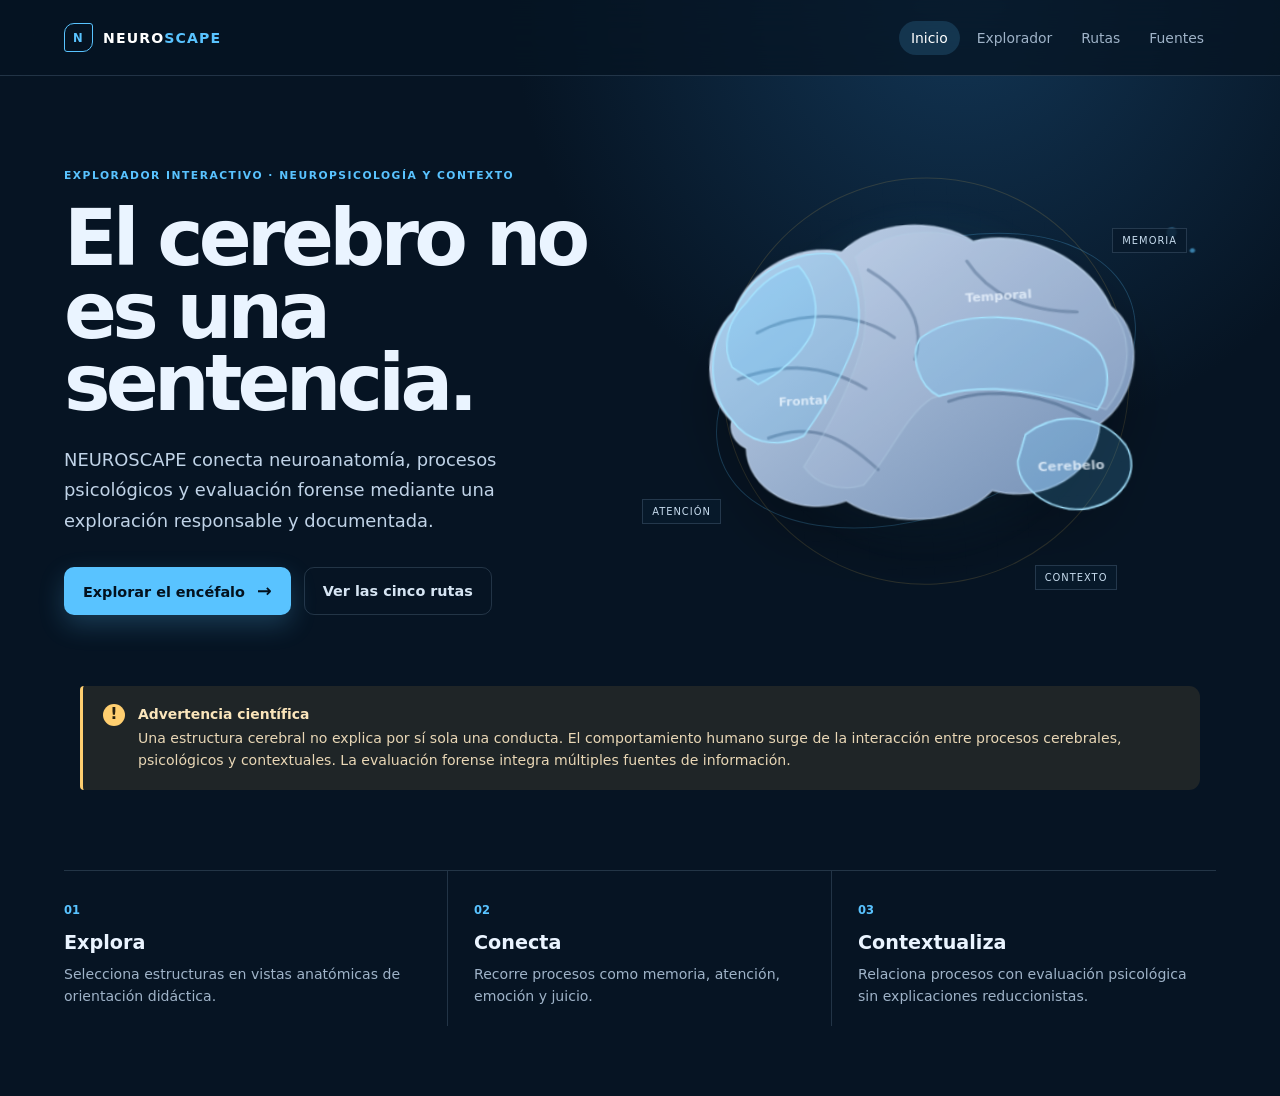
<file: index.html>
<!doctype html>
<html lang="es">
  <head>
    <meta charset="utf-8" />
    <meta name="viewport" content="width=device-width, initial-scale=1" />
    <meta name="theme-color" content="#071827" />
    <meta name="description" content="NEUROSCAPE: explorador neuropsicológico interactivo." />
    <title>NEUROSCAPE — Explorador neuropsicológico</title>
    <link rel="stylesheet" href="css/style.css" />
  </head>
  <body>
    <noscript>NEUROSCAPE necesita JavaScript para mostrar el explorador.</noscript>
    <div id="app" class="app-shell" aria-live="polite"></div>
    <script type="importmap">
      {
        "imports": {
          "three": "./vendor/three/three.module.js",
          "three/addons/": "./vendor/three/addons/"
        }
      }
    </script>
    <script src="data/knowledge-base.js"></script>
    <script src="data/atlas-mapping.js"></script>
    <script src="js/brain.js"></script>
    <script src="js/brain3d.js"></script>
    <script src="js/ui.js"></script>
    <script src="js/routes.js"></script>
    <script src="js/app.js"></script>
  </body>
</html>
</file>
<file: css/style.css>
:root {
  --ink: #eaf4ff; --muted: #9fb3c8; --canvas: #061423; --panel: #0d2135;
  --panel-deep: #091a2c; --line: rgba(177, 213, 244, .17); --cyan: #59c3ff;
  --cyan-soft: rgba(89, 195, 255, .16); --gold: #f8c75b; --warning: #ffcf70;
  --danger-bg: rgba(255, 184, 78, .1); --shadow: 0 20px 56px rgba(0, 0, 0, .25);
  font-family: Inter, ui-sans-serif, system-ui, -apple-system, BlinkMacSystemFont, "Segoe UI", sans-serif;
  color: var(--ink); background: var(--canvas); font-synthesis: none;
}
* { box-sizing: border-box; }
html { min-width: 320px; background: var(--canvas); }
body { margin: 0; min-height: 100vh; background: radial-gradient(circle at 75% 0%, #123554 0, transparent 28rem), var(--canvas); }
button, a { font: inherit; }
button { color: inherit; }
button:focus-visible, a:focus-visible, [tabindex]:focus-visible { outline: 3px solid #f8c75b; outline-offset: 3px; }
.app-shell { min-height: 100vh; overflow: hidden; }
.topbar { height: 76px; display: flex; align-items: center; justify-content: space-between; gap: 24px; padding: 0 clamp(20px, 5vw, 72px); border-bottom: 1px solid var(--line); background: rgba(6,20,35,.76); backdrop-filter: blur(18px); position: relative; z-index: 5; }
.brand { color: #fff; text-decoration: none; letter-spacing: .08em; font-size: .88rem; font-weight: 780; display: inline-flex; align-items: center; gap: 10px; white-space: nowrap; }
.brand span span { color: var(--cyan); }
.brand-mark { display: grid; place-items: center; width: 29px; height: 29px; border: 1px solid var(--cyan); color: var(--cyan); border-radius: 10px 3px 10px 3px; font-size: .72rem; }
.primary-nav { display: flex; align-items: center; gap: 5px; }
.nav-link, .mobile-nav { background: transparent; border: 0; cursor: pointer; padding: 9px 12px; color: var(--muted); font-size: .87rem; }
.nav-link:hover, .nav-link.is-active { color: white; }
.nav-link.is-active { background: var(--cyan-soft); border-radius: 999px; }
.mobile-nav { display: none; font-size: 1.2rem; }
.mobile-nav-menu { display:none; }
.home-page, .explorer-page, .routes-page, .sources-page { max-width: 1500px; margin: 0 auto; padding-inline: clamp(20px, 5vw, 72px); }
.home-hero { min-height: 610px; display: grid; grid-template-columns: minmax(0, .95fr) minmax(360px, 1.05fr); gap: 48px; align-items: center; }
.hero-copy { position: relative; z-index: 2; max-width: 650px; padding-block: 72px 50px; }
.hero-eyebrow, .eyebrow { color: var(--cyan); font-weight: 750; letter-spacing: .14em; font-size: .67rem; }
h1, h2, h3, p { margin-top: 0; }
.hero-copy h1 { letter-spacing: -.06em; font-size: clamp(3rem, 6.1vw, 5.8rem); line-height: .93; margin: 20px 0 25px; max-width: 650px; }
.hero-lead { color: #c0d3e7; line-height: 1.7; font-size: clamp(1rem, 1.4vw, 1.15rem); max-width: 590px; }
.hero-actions { display: flex; flex-wrap: wrap; gap: 13px; margin-top: 31px; }
.button { border-radius: 10px; border: 1px solid transparent; cursor: pointer; padding: 13px 18px; font-weight: 750; font-size: .9rem; }
.button--primary { color: #03111e; background: var(--cyan); box-shadow: 0 10px 26px rgba(89, 195, 255, .22); }
.button--primary span { font-size: 1.1rem; margin-left: 7px; }
.button--quiet { background: transparent; border-color: var(--line); color: #d6e5f3; }
.button:hover, .route-card:hover, .structure-button:hover { transform: translateY(-1px); }
.hero-art { height: 510px; position: relative; isolation: isolate; display: grid; place-items: center; }
.hero-art::before { content: ""; position: absolute; width: 390px; aspect-ratio: 1; border-radius: 50%; background: radial-gradient(circle, rgba(89,195,255,.16), transparent 66%); filter: blur(3px); }
.hero-brain { width: min(590px, 100%); transform: rotate(-3deg); pointer-events: none; position: relative; z-index: 2; }
.hero-brain .brain-stage { min-height: 360px; background: transparent; border: 0; box-shadow: none; }
.hero-brain .brain-object { transform: perspective(900px) rotateY(-9deg) rotateX(5deg) scale(1.13); }
.orbit { border: 1px solid rgba(89,195,255,.25); border-radius: 50%; position: absolute; z-index: 1; }
.orbit-one { width: 76%; height: 52%; transform: rotate(-22deg); }.orbit-two { width: 70%; height: 80%; transform: rotate(42deg); border-color: rgba(248,199,91,.15); }
.art-label { position:absolute; z-index:3; padding:6px 9px; border:1px solid var(--line); background:rgba(9,26,44,.85); color:#c7dcee; font-size:.62rem; letter-spacing:.1em; }.label-one{top:20%;right:5%}.label-two{bottom:22%;left:1%}.label-three{bottom:9%;right:17%}
.scientific-warning { display: flex; max-width: 1120px; gap: 13px; padding: 18px 20px; border-left: 3px solid var(--warning); background: var(--danger-bg); color: #fae5bb; border-radius: 4px 11px 11px 4px; margin: 0 auto; }
.scientific-warning p { margin: 5px 0 0; color: #e9d7b6; line-height: 1.55; font-size: .88rem; }.warning-icon { flex: 0 0 auto; width: 22px; height: 22px; text-align:center; border-radius:50%; background:var(--warning); color:#27200f; font-weight:900; }.scientific-warning strong { font-size:.87rem; }.scientific-warning--compact { margin-block: 28px 0; max-width:none; padding: 13px 15px; }.scientific-warning--compact p { font-size:.8rem; }
.principles { margin: 80px 0 70px; display:grid; grid-template-columns:repeat(3,1fr); border-top:1px solid var(--line); }.principles article { padding:28px 26px 4px 0; border-right:1px solid var(--line); }.principles article+article{padding-left:26px}.principles article:last-child{border:0}.principles span{color:var(--cyan);font-size:.72rem;font-weight:800}.principles h2{font-size:1.2rem;margin:13px 0 9px}.principles p{color:var(--muted);font-size:.88rem;line-height:1.6}
.explorer-page { max-width: none; padding: 0; }.explorer-heading { max-width:1500px; margin:0 auto; padding: 28px clamp(20px, 5vw, 72px) 21px; display:flex; justify-content:space-between; align-items:center; gap:20px; }.explorer-heading h1 { letter-spacing:-.04em; margin:5px 0 0; font-size:clamp(1.5rem,3vw,2.25rem); }.reset-button { border:1px solid var(--line); background:transparent; padding:9px 12px; border-radius:8px; cursor:pointer; color:#cfe0ef; font-size:.8rem; white-space:nowrap; }
.explorer-layout { display:grid; grid-template-columns: 244px minmax(360px, 1fr) 365px; min-height: calc(100vh - 166px); border-top:1px solid var(--line); border-bottom:1px solid var(--line); }.explorer-menu { background:rgba(9,26,44,.82); padding:24px 18px; border-right:1px solid var(--line); overflow-y:auto; }.explorer-menu h2 { margin:8px 0 4px; font-size:1.15rem; }.muted { color:var(--muted); font-size:.78rem; line-height:1.5; }.menu-group { margin-top:24px; }.menu-group h3 { font-size:.67rem; letter-spacing:.1em; color:#7f9ab5; margin-bottom:7px; text-transform:uppercase; }.structure-button { display:flex; align-items:center; gap:9px; text-align:left; width:100%; padding:8px 8px; border-radius:6px; cursor:pointer; border:1px solid transparent; background:transparent; color:#c7d8e9; font-size:.82rem; transition:.16s ease; }.structure-button.is-active { background:var(--cyan-soft); color:white; border-color:rgba(89,195,255,.3); }.structure-dot { width:6px; height:6px; border-radius:50%; background:#597591; }.structure-button.is-active .structure-dot { background:var(--cyan); box-shadow:0 0 0 4px rgba(89,195,255,.12); }
.model-panel { min-width:0; position:relative; padding: 16px; display:flex; flex-direction:column; background: radial-gradient(circle at 52% 40%, rgba(47,114,161,.18), transparent 37rem); }.model-meta { display:flex; justify-content:space-between; gap:10px; padding:0 2px 10px; color:#9db5cc; font-size:.7rem; letter-spacing:.05em; text-transform:uppercase; }.model-meta span:last-child { color:#6686a4; }.brain-stage { min-height:540px; flex:1; position:relative; overflow:hidden; border:1px solid var(--line); border-radius:13px; background:linear-gradient(145deg, rgba(14,45,70,.96), rgba(6,18,32,.9)); touch-action:none; cursor:grab; display:grid; place-items:center; box-shadow:var(--shadow); }.brain-stage.is-dragging { cursor:grabbing; }.brain-grid { position:absolute; inset:0; opacity:.35; background-image:linear-gradient(rgba(128,184,225,.06) 1px,transparent 1px),linear-gradient(90deg,rgba(128,184,225,.06) 1px,transparent 1px); background-size:32px 32px; mask-image:radial-gradient(circle at center,black,transparent 70%); }.brain-object { width:min(760px, 100%); position:relative; z-index:1; transform:perspective(900px) rotateY(var(--yaw)) rotateX(var(--pitch)); transition:transform .12s ease-out; transform-style:preserve-3d; }.brain-views { position:relative; }.brain-svg { display:block; width:100%; height:auto; filter:drop-shadow(0 30px 26px rgba(0,0,0,.25)); }.brain-svg--deep { display:none; }.brain-views.is-deep .brain-svg--surface { display:none; }.brain-views.is-deep .brain-svg--deep { display:block; }.brain-base { fill:url(#brainFill); stroke:#d6e8fc; stroke-opacity:.48; stroke-width:2; }.brain-svg--deep .brain-base { fill:url(#deepFill); }.sulcus,.midline { fill:none; stroke:#486789; stroke-width:4; opacity:.54; stroke-linecap:round; }.structure { fill:#56c6fd; fill-opacity:.19; stroke:#a5e4ff; stroke-width:2; cursor:pointer; transition:fill .16s ease,stroke .16s ease, filter .16s ease; }.structure:hover,.structure:focus { fill-opacity:.46; stroke:#f5fbff; }.structure.is-active { fill:#f8c75b; fill-opacity:.85; stroke:#fff4d4; filter:url(#glow); }.structure.is-route:not(.is-active) { fill:#a98fff; fill-opacity:.58; stroke:#e3dcff; }.outline-region { fill:#d1dff0; fill-opacity:.12; stroke:#b1cce4; stroke-opacity:.4; stroke-width:2; }.anatomy-labels text { fill:#edf6ff; font-size:16px; font-weight:750; opacity:.78; pointer-events:none; }.depth-orb { fill:#59c3ff; opacity:.6; }.brain-controls { position:absolute; z-index:3; right:13px; bottom:13px; display:flex; gap:6px; }.icon-button { border:1px solid var(--line); color:#d4e6f7; background:rgba(6,20,35,.75); border-radius:7px; padding:7px 9px; cursor:pointer; font-size:.72rem; backdrop-filter:blur(8px); }.icon-button.is-selected { background:var(--cyan-soft); color:white; border-color:rgba(89,195,255,.45); }.brain-rotation-hint { position:absolute; z-index:2; top:16px; left:16px; font-size:.69rem; color:#abc3d8; padding:7px 9px; background:rgba(5,17,29,.46); border:1px solid var(--line); border-radius:6px; }.brain-rotation-hint span { color:var(--cyan);font-size:1rem;margin-right:3px;}.brain-legend { position:absolute;z-index:2;bottom:18px;left:16px;color:#aabfd3;font-size:.68rem;}.brain-legend i {display:inline-block;width:9px;height:9px;border-radius:2px;background:#56c6fd;margin-right:6px;}
.info-panel { background:rgba(9,26,44,.94); padding:27px 25px 20px; border-left:1px solid var(--line); overflow-y:auto; position:relative; }.info-panel--empty { display:flex;flex-direction:column;justify-content:center;align-items:flex-start; padding:32px; }.select-orb {width:45px;height:45px;display:grid;place-items:center;border:1px solid var(--cyan);color:var(--cyan);font-size:1.8rem;border-radius:50%;margin-bottom:18px;}.info-panel h2 { font-size:1.48rem;letter-spacing:-.04em;margin:7px 25px 12px 0; }.info-panel section { margin:19px 0; }.info-panel h3, .route-forensic h3 { margin:0 0 6px;color:#a8c3dd;font-size:.69rem;letter-spacing:.09em;text-transform:uppercase; }.info-panel p { color:#d3e1ee;font-size:.82rem;line-height:1.56;margin-bottom:0; }.evidence-pill { display:inline-flex;gap:6px;align-items:center;border:1px solid rgba(98,215,179,.32);background:rgba(98,215,179,.09);color:#acebd7;border-radius:999px;padding:5px 8px;font-size:.67rem; }.evidence-pill i{width:6px;height:6px;border-radius:50%;background:#62d7b3}.tag-list {display:flex;flex-wrap:wrap;gap:6px}.tag-list span {font-size:.69rem;padding:6px 8px;border-radius:999px;background:#142f48;color:#cce9ff}.card-warning {border-left:2px solid var(--gold);background:rgba(248,199,91,.08);padding:10px 11px;margin:18px 0}.card-warning b{color:#fee0a0;font-size:.72rem}.card-warning p{margin:4px 0 0;color:#e6d4ad;font-size:.76rem}.connection-list {display:flex;flex-wrap:wrap;gap:5px}.connection-list button {border:0;background:transparent;color:#8cd8ff;padding:1px 0;text-align:left;font-size:.76rem;cursor:pointer}.connection-list button:hover{text-decoration:underline}.close-panel {position:absolute;right:13px;top:13px;border:1px solid var(--line);background:transparent;color:#c5d9ed;border-radius:50%;width:28px;height:28px;font-size:1.2rem;cursor:pointer}.source-link {border:0;padding:0;background:transparent;color:var(--cyan);font-size:.73rem;cursor:pointer;text-align:left}.source-link:hover{text-decoration:underline}.info-divider{height:1px;background:var(--line);width:100%;margin:18px 0}.tiny{font-size:.74rem!important;color:#8fa8c0!important}.bottom-warning {padding: 0 clamp(20px, 5vw, 72px) 35px;}.bottom-warning .scientific-warning {margin-top:0;}
.page-intro { max-width:950px; margin: 0 auto; padding: 68px 0 42px; }.page-intro h1 {font-size:clamp(2.25rem,5vw,4.6rem);letter-spacing:-.06em;line-height:.98;margin:14px 0 18px}.page-intro p {color:#b9cde0;line-height:1.7;font-size:1.02rem;max-width:760px}.routes-layout {display:grid;grid-template-columns:minmax(230px,.65fr) minmax(0,1.35fr);gap:27px;align-items:start;max-width:1200px;margin:0 auto}.route-cards{display:flex;flex-direction:column;gap:8px}.route-card{--route-color:var(--cyan);border:1px solid var(--line);background:rgba(13,33,53,.72);border-left:3px solid var(--route-color);border-radius:6px;cursor:pointer;padding:13px 12px;display:grid;grid-template-columns:32px 1fr 16px;align-items:center;gap:8px;text-align:left;transition:.16s}.route-card.is-active {background:#163753;border-color:color-mix(in srgb,var(--route-color) 40%,transparent);box-shadow:0 11px 24px rgba(0,0,0,.12)}.route-number{font-size:.72rem;color:var(--route-color);font-weight:800;letter-spacing:.08em}.route-card b {display:block;font-size:.84rem}.route-card small {display:block;color:#93abc1;font-size:.67rem;margin-top:3px}.route-arrow{color:var(--route-color)}.route-detail{border:1px solid var(--line);border-top:3px solid var(--route-color);background:linear-gradient(145deg,rgba(20,49,76,.86),rgba(9,26,44,.92));border-radius:12px;padding:clamp(22px,4vw,43px);box-shadow:var(--shadow)}.route-detail-heading{display:flex;gap:15px;align-items:center}.route-detail-heading .route-number{font-size:.82rem;border:1px solid var(--route-color);border-radius:50%;width:38px;height:38px;display:grid;place-items:center}.route-detail h2{margin:3px 0 0;font-size:clamp(1.5rem,3vw,2.5rem);letter-spacing:-.05em}.route-map{display:flex;align-items:center;flex-wrap:wrap;gap:7px;margin:38px 0 29px}.route-node{border:1px solid color-mix(in srgb,var(--route-color) 55%,transparent);color:#ecf6ff;background:color-mix(in srgb,var(--route-color) 17%,#0c2033);padding:8px 10px;border-radius:999px;font-size:.75rem;cursor:pointer}.route-node:hover{background:color-mix(in srgb,var(--route-color) 35%,#0c2033)}.route-connector{color:var(--route-color)}.route-flow{display:grid;grid-template-columns:repeat(3,1fr);gap:10px;margin-bottom:25px}.route-flow div{border-top:1px solid rgba(163,205,238,.25);padding-top:11px}.route-flow span{color:var(--route-color);font-size:.73rem;font-weight:800}.route-flow p{margin:5px 0 0;color:#bcd0e2;line-height:1.5;font-size:.8rem}.route-forensic{padding:16px;background:rgba(4,15,27,.32);border-radius:8px}.route-forensic p{margin:0;color:#d4e3ef;line-height:1.6;font-size:.86rem}.sources-page .scientific-warning{margin-bottom:38px}.page-intro--sources{padding-bottom:25px}.sources-grid{display:grid;grid-template-columns:repeat(3,1fr);gap:15px}.source-card{min-height:300px;border:1px solid var(--line);background:rgba(11,30,48,.78);padding:20px;border-radius:10px}.source-index{display:inline-block;background:var(--cyan-soft);color:var(--cyan);font-size:.65rem;padding:5px 7px;border-radius:999px;font-weight:750}.source-card h2{font-size:1.08rem;line-height:1.2;margin:15px 0 6px}.source-card p{font-size:.78rem;color:#b6c9db;line-height:1.55}.source-authors{color:#e1edf8!important}.source-use{border-top:1px solid var(--line);margin-top:16px;padding-top:12px}.source-use b,.locator b{color:#ddebfa;font-size:.72rem}.source-use p{margin:5px 0}.locator{color:#8fa8c0!important}.method-note{max-width:900px;margin:58px auto 80px;padding:24px;border-left:3px solid var(--cyan);background:rgba(89,195,255,.06)}.method-note h2{font-size:1.25rem}.method-note li{padding-left:6px;margin:10px 0;color:#c8d8e8;line-height:1.55;font-size:.88rem}
@media (max-width:1050px){.explorer-layout{grid-template-columns:210px minmax(320px,1fr) 310px}.brain-stage{min-height:480px}.sources-grid{grid-template-columns:repeat(2,1fr)}}
@media (max-width:820px){.topbar{height:64px}.primary-nav{display:none}.mobile-nav{display:block}.mobile-nav-menu{display:flex;position:absolute;top:64px;left:0;right:0;z-index:9;padding:12px 18px;background:#0a1c2e;border-bottom:1px solid var(--line);box-shadow:var(--shadow);flex-direction:column;align-items:stretch}.mobile-nav-menu .nav-link{text-align:left;border-radius:6px}.home-hero{grid-template-columns:1fr;gap:0}.hero-copy{padding-top:55px;padding-bottom:15px}.hero-art{height:390px;order:-1;margin-top:5px}.hero-brain{max-width:460px}.hero-art::before{width:300px}.principles{margin-top:55px}.explorer-heading{padding-top:23px}.explorer-layout{grid-template-columns:190px minmax(0,1fr);}.info-panel{grid-column:1/-1;border-left:0;border-top:1px solid var(--line);max-height:none}.model-panel{padding:12px}.brain-stage{min-height:440px}.routes-layout{grid-template-columns:1fr}.route-cards{display:grid;grid-template-columns:repeat(2,1fr)}.route-flow{grid-template-columns:1fr}.sources-grid{grid-template-columns:1fr 1fr}}
@media (max-width:560px){.home-page,.routes-page,.sources-page{padding-inline:18px}.hero-copy h1{font-size:3rem}.hero-actions{display:grid;grid-template-columns:1fr}.button{width:100%}.hero-art{height:315px}.hero-brain{transform:scale(.93)}.art-label{font-size:.53rem}.principles{grid-template-columns:1fr;margin-bottom:44px}.principles article,.principles article+article{border-right:0;border-bottom:1px solid var(--line);padding:20px 0}.principles article:last-child{border-bottom:0}.scientific-warning{padding:14px;font-size:.82rem}.explorer-heading{align-items:flex-start;flex-direction:column}.explorer-layout{display:flex;flex-direction:column}.explorer-menu{border-right:0;border-bottom:1px solid var(--line);display:grid;grid-template-columns:repeat(2,minmax(0,1fr));gap:0 12px;padding:17px}.explorer-menu>.eyebrow,.explorer-menu>h2,.explorer-menu>.muted{grid-column:1/-1}.menu-group{margin-top:13px}.structure-button{font-size:.75rem;padding:7px 4px}.model-panel{min-height:390px}.model-meta span:last-child{display:none}.brain-stage{min-height:360px}.brain-rotation-hint{top:9px;left:9px;font-size:.6rem}.brain-legend{left:10px;bottom:10px}.brain-controls{right:8px;bottom:8px}.info-panel{padding:25px 19px}.page-intro{padding:46px 0 28px}.page-intro h1{font-size:2.35rem}.route-cards{grid-template-columns:1fr}.route-detail{padding:22px}.route-map{margin:25px 0 20px}.sources-grid{grid-template-columns:1fr}.source-card{min-height:0}.method-note{margin:40px 0;padding:18px}.bottom-warning{padding:0 18px 24px}}
@media (prefers-reduced-motion:reduce){*,*::before,*::after{scroll-behavior:auto!important;transition:none!important;animation:none!important}}

/* Capa progresiva del atlas NIH 3D. La vista SVG anterior permanece intacta. */
.atlas-switch{display:flex;gap:6px;margin:0 0 10px}.atlas-switch .icon-button{font-size:.68rem}.atlas-fallback-note{margin:0 0 10px;padding:8px 10px;border-left:2px solid var(--gold);background:rgba(248,199,91,.08);color:#e9d7b6;font-size:.72rem;line-height:1.45}.atlas3d-stage{min-height:540px;flex:1;position:relative;overflow:hidden;border:1px solid var(--line);border-radius:13px;background:linear-gradient(145deg,rgba(14,45,70,.96),rgba(6,18,32,.9));touch-action:none;box-shadow:var(--shadow)}.atlas3d-grid{position:absolute;inset:0;opacity:.35;background-image:linear-gradient(rgba(128,184,225,.06) 1px,transparent 1px),linear-gradient(90deg,rgba(128,184,225,.06) 1px,transparent 1px);background-size:32px 32px;mask-image:radial-gradient(circle at center,black,transparent 70%)}.atlas3d-canvas{position:absolute;inset:0;z-index:1}.atlas3d-renderer{display:block;width:100%;height:100%;cursor:grab;touch-action:none;outline:0}.atlas3d-renderer.is-dragging{cursor:grabbing}.atlas3d-status{position:absolute;z-index:3;inset:0;display:flex;flex-direction:column;align-items:center;justify-content:center;text-align:center;padding:30px;background:rgba(6,18,32,.58);color:#d5e6f5;pointer-events:none;transition:opacity .22s ease}.atlas3d-status.is-hidden{opacity:0;visibility:hidden}.atlas3d-status.is-error{color:#fee0a0}.atlas3d-status p{margin:10px 0 5px;font-size:.9rem}.atlas3d-status small{max-width:300px;color:#9db5cc;font-size:.72rem;line-height:1.45}.atlas3d-pulse{width:26px;height:26px;border:2px solid rgba(89,195,255,.25);border-top-color:var(--cyan);border-radius:50%;animation:atlas-spin .8s linear infinite}.atlas3d-status.is-error .atlas3d-pulse{border-color:var(--gold);animation:none}.atlas3d-toolbox{position:absolute;z-index:4;top:13px;left:13px;width:min(430px,calc(100% - 72px));padding:10px 11px;border:1px solid rgba(177,213,244,.2);border-radius:10px;background:rgba(6,20,35,.86);backdrop-filter:blur(12px);box-shadow:0 10px 25px rgba(0,0,0,.16)}.atlas3d-opacity-grid{display:grid;grid-template-columns:repeat(2,minmax(0,1fr));gap:11px}.atlas3d-opacity{display:block;color:#dceafa;font-size:.7rem}.atlas3d-opacity span{display:flex;justify-content:space-between;gap:8px;font-weight:720;letter-spacing:.02em}.atlas3d-opacity output{color:var(--cyan);font-variant-numeric:tabular-nums}.atlas3d-opacity input{display:block;width:100%;margin:8px 0 4px;accent-color:var(--cyan);cursor:pointer}.atlas3d-laterality-note{margin:1px 0 0;color:#91aec5;font-size:.6rem;line-height:1.35}.atlas3d-view-actions{display:flex;flex-wrap:wrap;gap:6px;margin-top:9px}.atlas3d-view-actions .icon-button{font-size:.67rem;padding:6px 8px}.atlas3d-view-actions .icon-button:disabled{cursor:not-allowed;opacity:.42}.atlas3d-view-state{margin:8px 0 0;color:#aac0d5;font-size:.64rem;line-height:1.35}.atlas3d-legend{position:absolute;z-index:2;bottom:18px;left:16px;color:#aabfd3;font-size:.68rem}.atlas3d-legend i{display:inline-block;width:9px;height:9px;border-radius:2px;background:#56c6fd;margin-right:6px}.atlas3d-legend b{color:#cbbcff;font-weight:650}.atlas3d-controls{position:absolute;z-index:4;right:13px;bottom:13px;display:flex;gap:6px}@keyframes atlas-spin{to{transform:rotate(360deg)}}
.interpretive-bridge,.atlas-coverage{padding:11px 12px;border-left:2px solid #a98fff;background:rgba(169,143,255,.08)}.interpretive-bridge p,.atlas-coverage p{font-size:.77rem}.atlas-coverage{border-left-color:var(--cyan);background:rgba(89,195,255,.07)}.atlas-coverage b{color:#aee8ff;font-size:.72rem}.source-license{margin-top:12px;padding:10px;border-left:2px solid var(--cyan);background:rgba(89,195,255,.07)}.source-license b{color:#aee8ff;font-size:.72rem}.source-license p{margin:5px 0 0;font-size:.72rem}.external-source{display:inline-block;margin-top:14px;color:var(--cyan);font-size:.75rem;text-decoration:none}.external-source:hover{text-decoration:underline}
@media (max-width:1050px){.atlas3d-stage{min-height:480px}}@media (max-width:820px){.atlas3d-stage{min-height:440px}}@media (max-width:560px){.atlas3d-stage{min-height:360px}.atlas3d-status p{font-size:.78rem}.atlas3d-toolbox{top:8px;left:8px;width:calc(100% - 58px);padding:8px}.atlas3d-opacity-grid{grid-template-columns:1fr;gap:4px}.atlas3d-view-actions{gap:4px}.atlas3d-view-actions .icon-button{font-size:.62rem;padding:5px 6px}.atlas3d-view-state{font-size:.58rem}.atlas3d-legend{left:10px;bottom:10px}.atlas3d-controls{right:8px;bottom:8px}}
.route-preview-note{margin:0 0 10px;padding:8px 10px;border-left:2px solid #a98fff;background:rgba(169,143,255,.08);color:#c9d8e7;font-size:.72rem;line-height:1.45}.route-preview-note b{color:#ded4ff}.route-preview-button{margin:-6px 0 28px;border:1px solid color-mix(in srgb,var(--route-color) 60%,transparent);border-radius:8px;padding:10px 12px;background:color-mix(in srgb,var(--route-color) 14%,#0c2033);color:#e8f5ff;font-size:.78rem;font-weight:700;cursor:pointer}.route-preview-button:hover{background:color-mix(in srgb,var(--route-color) 28%,#0c2033)}

/* ── Cortes, capas y cámara; contenido en revisión ───────────────────────── */
.atlas3d-studio{margin-top:10px;border:1px solid var(--line);border-radius:10px;background:rgba(9,26,44,.82)}
.atlas3d-studio>summary{cursor:pointer;padding:10px 13px;font-size:.78rem;font-weight:700;color:#dceafa;letter-spacing:.02em;list-style:none}
.atlas3d-studio>summary::-webkit-details-marker{display:none}
.atlas3d-studio>summary::before{content:"▸";display:inline-block;margin-right:8px;color:var(--cyan);transition:transform .15s}
.atlas3d-studio[open]>summary::before{transform:rotate(90deg)}
.studio-grid{display:grid;grid-template-columns:repeat(2,minmax(0,1fr));gap:14px 22px;padding:2px 13px 13px}
.studio-grid h4{margin:0 0 8px;font-size:.68rem;letter-spacing:.09em;text-transform:uppercase;color:var(--muted)}
.studio-row{display:grid;grid-template-columns:minmax(0,1fr);gap:6px;margin-bottom:10px}
.studio-check{display:flex;align-items:flex-start;gap:8px;color:#dceafa;font-size:.74rem;cursor:pointer}
.studio-check small{color:var(--muted);margin-left:4px}
.studio-check input{accent-color:var(--cyan);margin-top:2px}
.studio-row input[type=range]{width:100%;accent-color:var(--cyan)}
.studio-row select{width:100%;background:#0b2036;color:#dceafa;border:1px solid var(--line);border-radius:6px;padding:6px 8px;font-size:.72rem}
.studio-row [disabled]{opacity:.45;cursor:not-allowed}
.studio-layers{display:grid;gap:7px}
.studio-note{margin:4px 0 0;color:var(--muted);font-size:.68rem;line-height:1.45}
.studio-chips{display:flex;flex-wrap:wrap;gap:6px;margin-top:9px}
.studio-chip{border:1px solid rgba(248,199,91,.4);background:rgba(248,199,91,.1);color:#f3dca0;border-radius:999px;padding:4px 9px;font-size:.68rem;cursor:pointer}
.studio-empty{color:var(--muted);font-size:.7rem}
.pending-tag{margin-left:auto;font-style:normal;font-size:.56rem;letter-spacing:.04em;text-transform:uppercase;color:#f3dca0;border:1px solid rgba(248,199,91,.35);border-radius:999px;padding:2px 6px;white-space:nowrap}
.review-badge{margin:12px 0 4px;padding:9px 11px;border-left:2px solid var(--gold);background:rgba(248,199,91,.08);color:#e9d7b6;font-size:.72rem;line-height:1.5;border-radius:0 6px 6px 0}
.link-button{background:none;border:0;padding:0;color:var(--cyan);text-decoration:underline;cursor:pointer;font:inherit}
@media (max-width:820px){.studio-grid{grid-template-columns:1fr}}
.studio-swatch{display:inline-block;width:10px;height:10px;border-radius:3px;margin-right:7px;vertical-align:baseline}
.studio-check--spaced{margin-bottom:9px}
</file>
